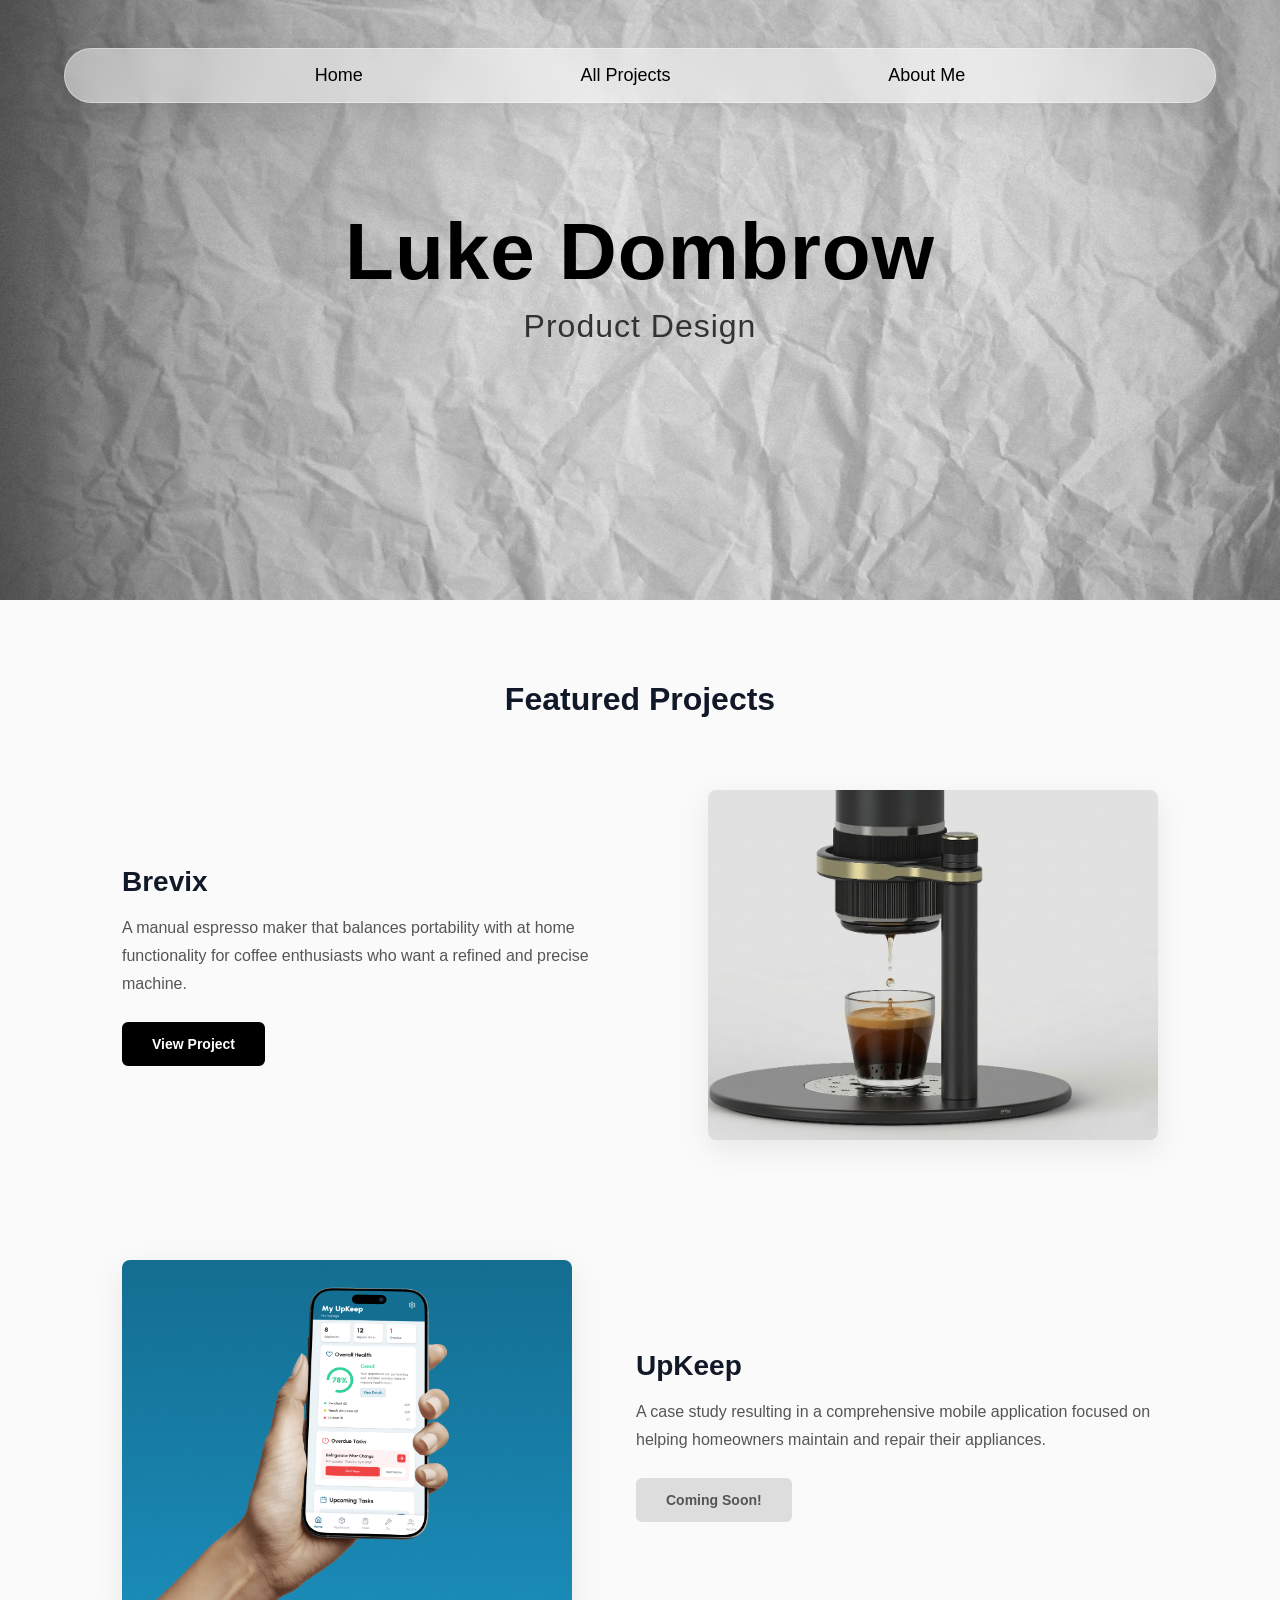
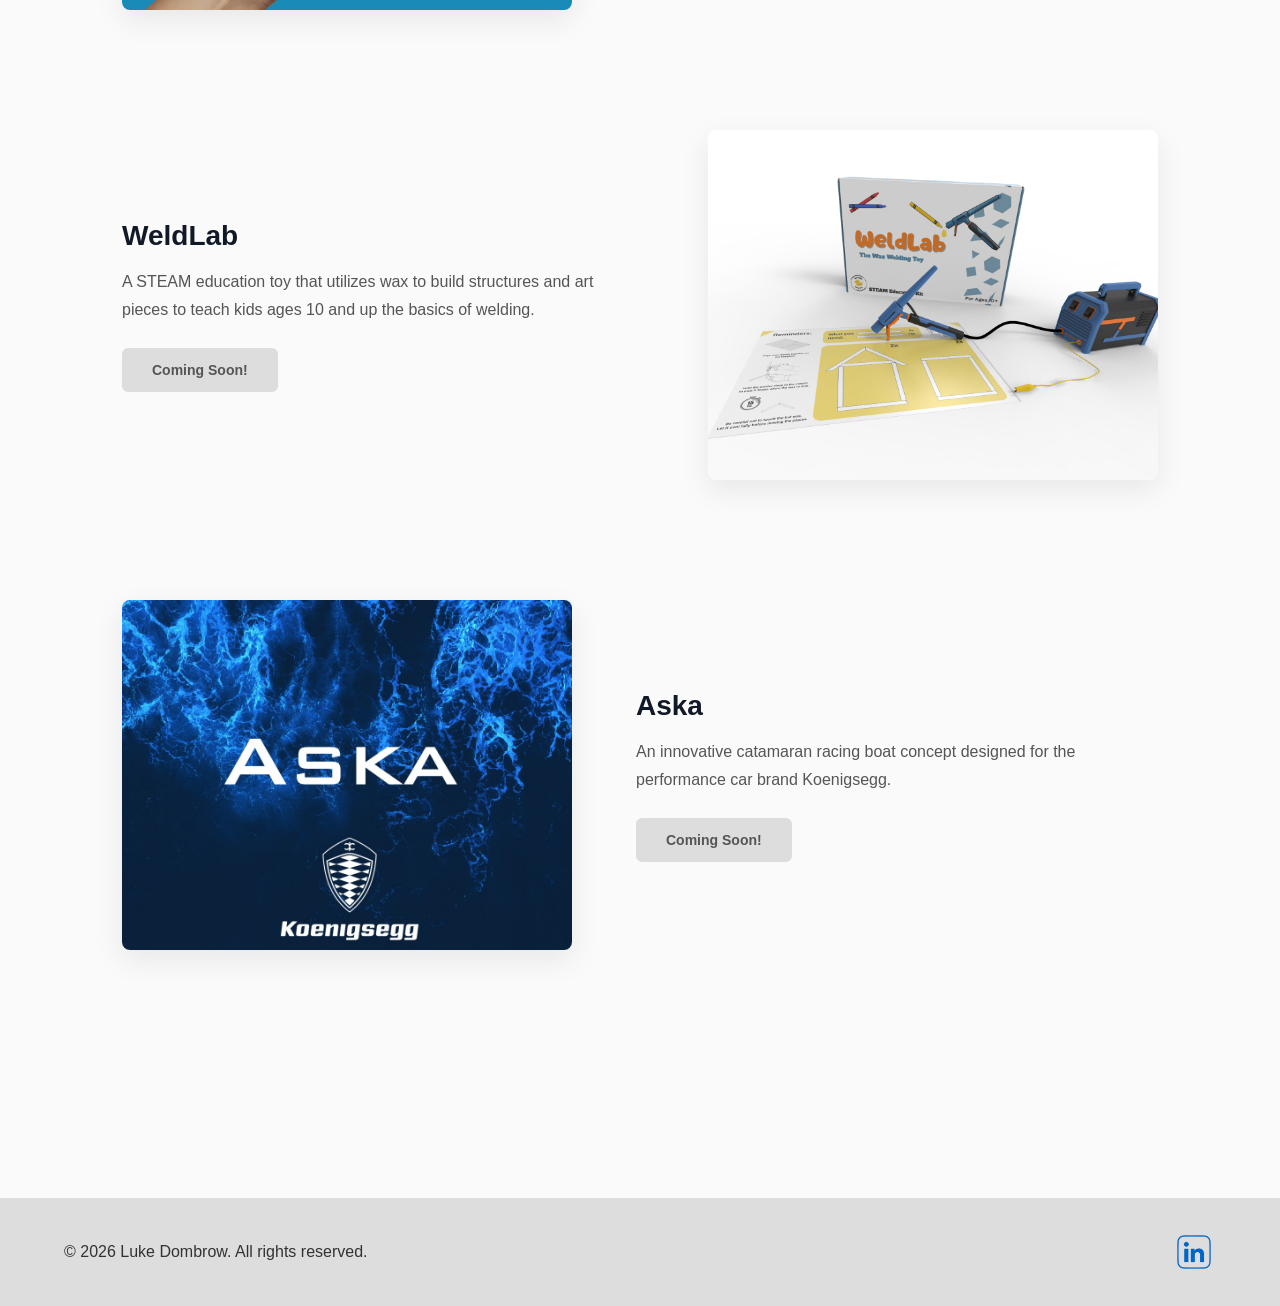
<file: index.html>
<!DOCTYPE html>
<html lang="en">
<head>
    <meta charset="UTF-8">
    <meta name="viewport" content="width=device-width, initial-scale=1.0">
    <title>Luke Dombrow - Product Design</title>
    <link rel="stylesheet" href="css/normalize.css">
    <link rel="stylesheet" href="css/main.css">
</head>

<body>
    <header>
        <nav>
            <ul>
                <li><a href="index.html">Home</a></li>
                <li><a href="all-projects.html">All Projects</a></li>
                <li><a href="about-me.html">About Me</a></li>
            </ul>
        </nav>
    </header>

    <section class="home-hero">
        <div class="home-hero-content">
            <h1>Luke Dombrow</h1>
            <p>Product Design</p>
        </div>
    </section>

    <section class="home-featured flex-center">
        <h2>Featured Projects</h2>
    </section>

    <main class="container">
        <article class="home-article">
            <div class="content">
                <h3>Brevix</h3>
                <p>A manual espresso maker that balances portability with at home functionality for coffee enthusiasts who want a refined and precise machine.</p>
                <a href="brevix.html" class="btn">View Project</a>
            </div>
            <div class="image radius-md">
                <img src="images/coffee-cover.jpg" alt="Brevix Project Image">
            </div>
        </article>

        <article class="home-article">
            <div class="content">
                <h3>UpKeep</h3>
                <p>A case study resulting in a comprehensive mobile application focused on helping homeowners maintain and repair their appliances.</p>
                <div class="btn disabled">Coming Soon!</div>
            </div>
            <div class="image radius-md">
                <img src="images/upkeep-cover.jpg" alt="UpKeep Project Image">
            </div>
        </article>

        <article class="home-article">
            <div class="content">
                <h3>WeldLab</h3>
                <p>A STEAM education toy that utilizes wax to build structures and art pieces to teach kids ages 10 and up the basics of welding.</p>
                <div class="btn disabled">Coming Soon!</div>
            </div>
            <div class="image radius-md">
                <img src="images/weldlab-cover.jpg" alt="WeldLab Project Image">
            </div>
        </article>

        <article class="home-article">
            <div class="content">
                <h3>Aska</h3>
                <p>An innovative catamaran racing boat concept designed for the performance car brand Koenigsegg.</p>
                <div class="btn disabled">Coming Soon!</div>
            </div>
            <div class="image radius-md">
                <img src="images/aska-cover.jpeg" alt="Aska Project Image">
            </div>
        </article>
    </main>

    <footer class="bg-gray">
        <p>&copy; 2026 Luke Dombrow. All rights reserved.</p>
        
        <a href="https://www.linkedin.com/in/luke-dombrow-2551982a0" target="_blank" class="social-icon" aria-label="LinkedIn">
            <img src="images/linkedin-logo.png" alt="LinkedIn Logo">
        </a>
    </footer>
</body>
</html>
</file>
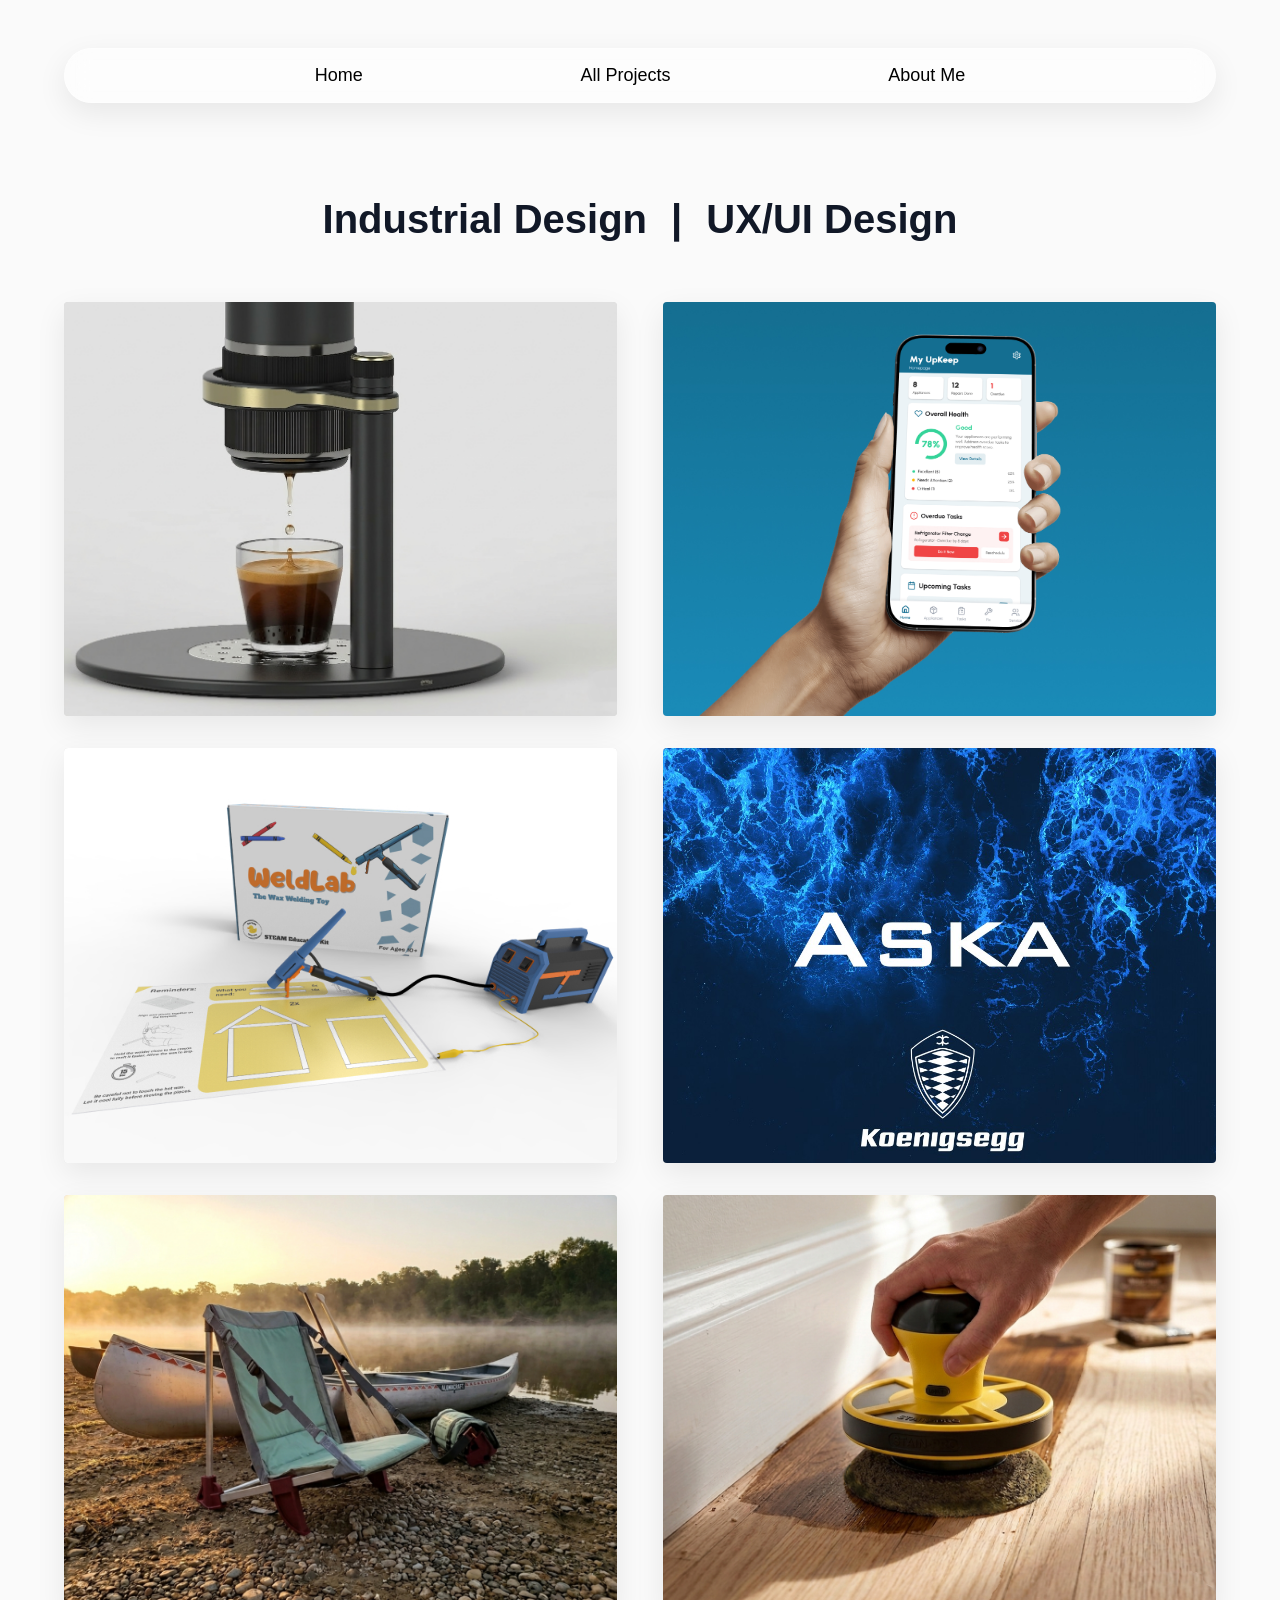
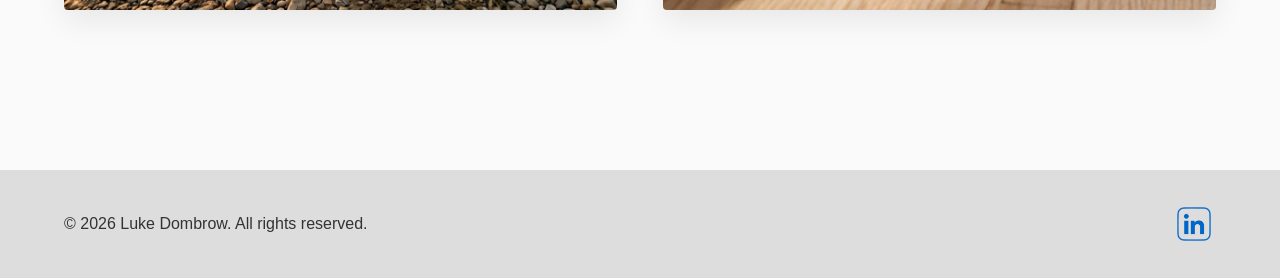
<file: all-projects.html>
<!DOCTYPE html>
<html lang="en">
<head>
    <meta charset="UTF-8">
    <meta name="viewport" content="width=device-width, initial-scale=1.0">
    <title>Luke Dombrow - Product Design</title>
    <link rel="stylesheet" href="css/normalize.css">
    <link rel="stylesheet" href="css/main.css">
</head>

<body>
    <header>
        <nav>
            <ul>
                <li><a href="index.html">Home</a></li>
                <li><a href="all-projects.html">All Projects</a></li>
                <li><a href="about-me.html">About Me</a></li>
            </ul>
        </nav>
    </header>

    <main class="container-wide">
        <section class="project-filter flex-center" style="gap: 24px; margin-bottom: 24px;">
            <h1>Industrial Design</h1>
            <h1>|</h1>
            <h1>UX/UI Design</h1>
        </section>

        <section class="projects-grid">
            <article class="project-card">
                <a href="brevix.html" class="card-link">
                    <div class="project-thumbnail radius-sm bg-gray">
                        <img src="images/coffee-cover.jpg" alt="Brevix Project Image">
                        <div class="project-overlay flex-center">
                            <h2>Brevix</h2>
                            <p class="project-tag tag-industrial">Industrial Design</p>
                        </div>
                    </div>
                </a>
            </article>

            <article class="project-card">
                <div class="card-link coming-soon-card">
                    <div class="project-thumbnail radius-sm bg-gray">
                        <img src="images/upkeep-cover.jpg" alt="UpKeep Project Image">
                        <div class="project-overlay flex-center">
                            <h2>UpKeep</h2>
                            <h4>(Coming Soon!)</h4>
                            <p class="project-tag tag-ux">UX/UI Design</p>
                        </div>
                    </div>
                </div>
            </article>            
            
            <article class="project-card">
                <div class="card-link coming-soon-card">
                    <div class="project-thumbnail radius-sm bg-gray">
                        <img src="images/weldlab-cover.jpg" alt="WeldLab Project Image">
                        <div class="project-overlay flex-center">
                            <h2>WeldLab</h2>
                            <h4>(Coming Soon!)</h4>
                            <p class="project-tag tag-industrial">Industrial Design</p>
                        </div>
                    </div>
                </div>
            </article>            
            
            <article class="project-card">
                <div class="card-link coming-soon-card">
                    <div class="project-thumbnail radius-sm bg-gray">
                        <img src="images/aska-cover.jpeg" alt="Aska Project Image">
                        <div class="project-overlay flex-center">
                            <h2>Aska</h2>
                            <h4>(Coming Soon!)</h4>
                            <p class="project-tag tag-industrial">Industrial Design</p>
                        </div>
                    </div>
                </div>
            </article>            
            
            <article class="project-card">
                <div class="card-link coming-soon-card">
                    <div class="project-thumbnail radius-sm bg-gray">
                        <img src="images/nexus-cover.jpg" alt="Nexus Project Image">
                        <div class="project-overlay flex-center">
                            <h2>Nexus</h2>
                            <h4>(Coming Soon!)</h4>
                            <p class="project-tag tag-industrial">Industrial Design</p>
                        </div>
                    </div>
                </div>
            </article>            
            
            <article class="project-card">
                <div class="card-link coming-soon-card">
                    <div class="project-thumbnail radius-sm bg-gray">
                        <img src="images/swift-stain-cover.jpg" alt="Swift Stain Project Image">
                        <div class="project-overlay flex-center">
                            <h2>Swift Stain</h2>
                            <h4>(Coming Soon!)</h4>
                            <p class="project-tag tag-industrial">Industrial Design</p>
                        </div>
                    </div>
                </div>
            </article>            
        </section>
    </main>

    <footer class="bg-gray">
        <p>&copy; 2026 Luke Dombrow. All rights reserved.</p>
        
        <a href="https://www.linkedin.com/in/luke-dombrow-2551982a0" target="_blank" class="social-icon" aria-label="LinkedIn">
            <img src="images/linkedin-logo.png" alt="LinkedIn Logo">
        </a>
    </footer>
</body>
</html>
</file>
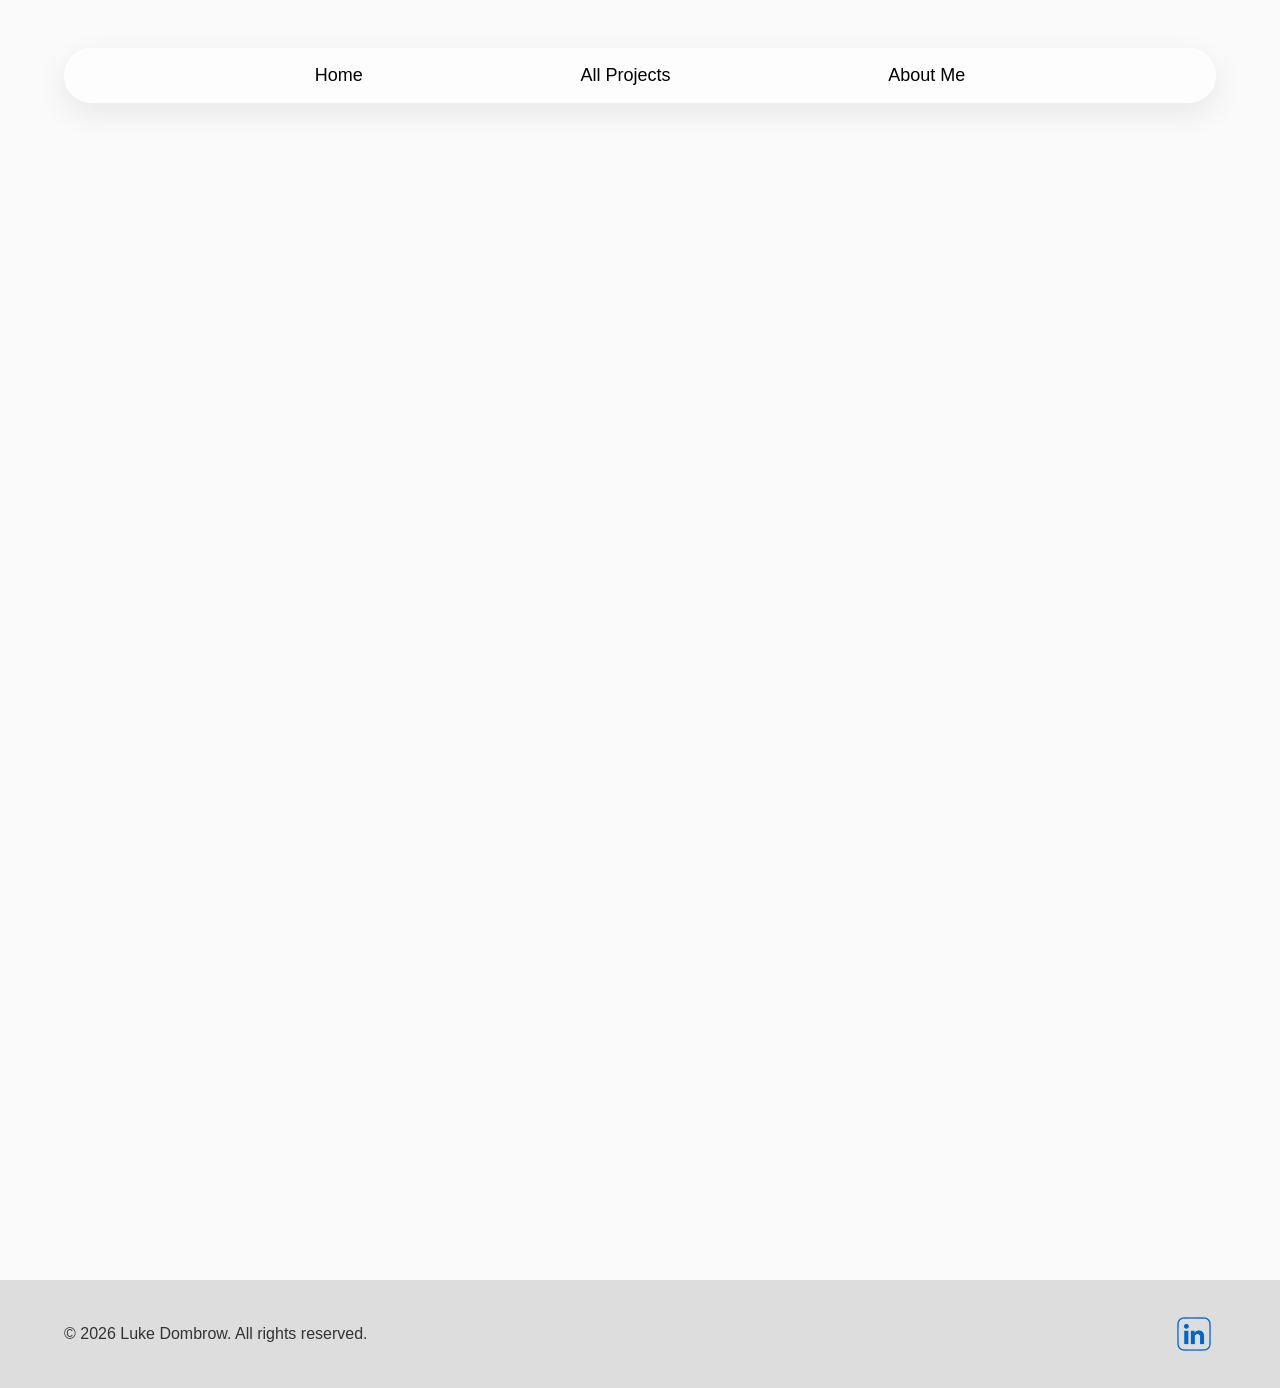
<file: brevix.html>
<!DOCTYPE html>
<html lang="en">
<head>
    <meta charset="UTF-8">
    <meta name="viewport" content="width=device-width, initial-scale=1.0">
    <title>Luke Dombrow - Product Design</title>
    <link rel="stylesheet" href="css/normalize.css">
    <link rel="stylesheet" href="css/main.css">
</head>

<body>
    <header>
        <nav>
            <ul>
                <li><a href="index.html">Home</a></li>
                <li><a href="all-projects.html">All Projects</a></li>
                <li><a href="about-me.html">About Me</a></li>
            </ul>
        </nav>
    </header>

    <main class="brevix-main">
    </main>

    <footer class="bg-gray">
        <p>&copy; 2026 Luke Dombrow. All rights reserved.</p>
        
        <a href="https://www.linkedin.com/in/luke-dombrow-2551982a0" target="_blank" class="social-icon" aria-label="LinkedIn">
            <img src="images/linkedin-logo.png" alt="LinkedIn Logo">
        </a>
    </footer>
</body>
</file>
<file: css/main.css>
/*
Like the drawing animation, Draws you into the world and keeps the attention
Changing faces from content to upset when reacting
Great descriptions of the environments. How the city was described. Described how the environments played on her senses.









/* =========================================
   1. STYLE GUIDE (CSS VARIABLES)
   ========================================= */
:root {
    /* Colors */
    --black: #000000;
    --white: #ffffff;
    --bg-color: #FAFAFA;
    --gray-light: #dddddd;
    --text-heading: #111827;
    --text-body: #333333;
    --text-muted: #555555;

    /* Typography */
    --font-system: -apple-system, BlinkMacSystemFont, "Segoe UI", Roboto, Helvetica, Arial, sans-serif;
    --font-heading: "Segoe UI", Tahoma, Geneva, Verdana, sans-serif;

    /* Layout Constraints */
    --max-width-default: 1100px;
    --max-width-wide: 1440px;
}

/* =========================================
   2. GLOBAL STYLES & TYPOGRAPHY
   ========================================= */
* {
    margin: 0;
    padding: 0;
    box-sizing: border-box;
}

body {
    font-family: var(--font-system);
    color: var(--black);
    font-size: 16px;
    background-color: var(--bg-color);
}

h1, h2, h3, h4, h5, h6 {
    font-family: var(--font-heading);
    color: var(--text-heading);
    line-height: 1.2;
}

h1 { font-size: 2.5rem; font-weight: 700; }
h2 { font-size: 2rem; font-weight: 600; }
h3 { font-size: 1.75rem; font-weight: 600; }
h4 { font-size: 1.5rem; font-weight: 500; }

p {
    font-size: 1rem;
    font-weight: 400;
    color: var(--text-body);
    line-height: 1.75rem;
}

a {
    color: var(--black);
    text-decoration: none;
}

img {
    max-width: 100%;
    display: block;
}

/* =========================================
   3. REUSABLE UTILITY CLASSES
   ========================================= */
/* Layouts */
.container {
    max-width: var(--max-width-default);
    margin: 0 auto;
    padding: 48px 32px;
}

.container-wide {
    max-width: var(--max-width-wide);
    margin: 0 auto;
    margin-top: 120px;
    padding: 48px 5%;
}

.flex-center {
    display: flex;
    justify-content: center;
    align-items: center;
}

.flex-col {
    display: flex;
    flex-direction: column;
}

/* Colors & Shapes */
.bg-gray { background-color: var(--gray-light); }
.bg-black { background-color: var(--black); }
.radius-sm { border-radius: 4px; }
.radius-md { border-radius: 8px; }

/* Placeholder Lines */
.placeholder-line { height: 16px; background-color: var(--black); width: 60%; }
.placeholder-line.short { width: 40%; }

/* =========================================
   4. COMPONENTS (Header, Footer, Buttons)
   ========================================= */
header {
    position: fixed;
    top: 24px;
    left: 50%;
    transform: translateX(-50%);
    z-index: 1000; 
    
    /* Container Sizing */
    width: 90%;
    max-width: 1504px;
    margin: 24px auto; 
    padding: 16px 32px;
    border-radius: 999px; 
    
    /* Frosted Glass Effect */
    background-color: rgba(255, 255, 255, 0.5); 
    backdrop-filter: blur(12px); 
    box-shadow: 0 10px 30px rgba(0, 0, 0, 0.08); 
    border: 1px solid rgba(255, 255, 255, 0.4); 
    
    /* Centers the nav element */
    display: flex;
    justify-content: center; 
    align-items: center;
}

header nav {
    width: 100%; /* Tells the nav block to fill the pill */
}

header nav ul {
    list-style: none;
    display: flex;
    justify-content: space-evenly; /* Magically spaces out the links dynamically based on the width */
    align-items: center;
    width: 100%; /* Fills the space so space-evenly has room to work */
    margin: 0;
    padding: 0;
}
header nav a {
    font-size: 18px;
    font-weight: 500;
    position: relative;
    transition: color 0.3s ease;
}

header nav a:hover { color: var(--text-muted); }

header nav a::after {
    content: "";
    position: absolute;
    bottom: -4px;
    left: 0;
    width: 0;
    height: 2px;
    background-color: var(--black);
    transition: width 0.3s ease;
}

header nav a:hover::after { width: 100%; }

footer {
    display: flex;
    flex-direction: row; 
    justify-content: space-between; 
    align-items: center; 
    padding: 32px 5%; 
    margin-top: 80px;
    width: 100%;
}

.social-icon {
    display: inline-flex;
}

/* Styles specifically for the PNG image */
.social-icon img {
    width: 44px; /* Adjust this if the logo looks too big or small */
    height: 44px;
    object-fit: contain;
    transition: transform 0.3s ease, opacity 0.3s ease;
}

/* Hover effect for the PNG */
.social-icon:hover img {
    transform: translateY(-2px); /* Slight lift effect */
    opacity: 0.6; /* Fades the logo slightly when hovered */
}
.btn {
    display: inline-block;
    background-color: var(--black);
    color: var(--white);
    padding: 12px 28px;
    border-radius: 6px;
    font-size: 14px;
    font-weight: 600;
    transition: all 0.3s ease;
    border: 2px solid var(--black);
}

.btn:hover {
    background-color: var(--white);
    color: var(--black);
}

.btn.disabled {
    background-color: var(--gray-light);
    color: var(--text-muted);
    border-color: var(--gray-light);
    cursor: default; /* Removes the clicking hand cursor */
}

.btn.disabled:hover {
    /* Forces it to stay the same on hover */
    background-color: var(--gray-light);
    color: var(--text-muted); 
}

/* =========================================
   5. PAGE-SPECIFIC STYLES
   ========================================= */

/* --- Home Page --- */
.home-hero {
    width: 100%;
    height: 600px;
    position: relative;
    background-color: var(--text-muted);
    background-image: url('../images/home-hero.jpg');
    background-size: cover;
    filter: grayscale();
    background-position: center;
    overflow: hidden;
    justify-content: center;
    /* display: flex; */
}

.home-hero-content {
    margin-top: 150px;
    min-width: 300px;
    text-align: center;
    display: flex;
    flex-direction: column;
    align-items: center;
}

.home-hero-content h1 {
    color: var(--black);
    font-size: 80px;
    font-weight: 700;
    letter-spacing: 1px;
    margin-bottom: 12px;

}

.home-hero-content p {
    color: var(--text-body);
    font-size: 32px;
    font-weight: 400;
    letter-spacing: 1px;
}

.home-featured {
    margin: 80px 0 24px;
}

.home-article {
    display: flex;
    align-items: center;
    gap: 64px;
    margin-bottom: 120px;
}

.home-article:nth-child(even) { flex-direction: row-reverse; }

.home-article .content { flex: 1; }
.home-article .content h3 { margin-bottom: 16px; }
.home-article .content p { color: var(--text-muted); margin-bottom: 24px; }

.home-article .image {
    width: 450px;
    height: 350px;
    overflow: hidden;
    box-shadow: 0 10px 30px rgba(0, 0, 0, 0.08);
}

.home-article .image img {
    width: 100%;
    height: 100%;
    object-fit: cover;
}

/* --- All Projects Page --- */
.projects-grid {
    display: flex;
    flex-wrap: wrap;
    gap: 4%; 
    width: 100%;
    margin-top: 32px; 
}

.project-card {
    flex: 0 0 48%; 
    max-width: 48%; 
    margin-bottom: 32px;
}

.project-thumbnail {
    position: relative;
    overflow: hidden;
    aspect-ratio: 4 / 3;
    box-shadow: 0 10px 30px rgba(0, 0, 0, 0.08);
}

.project-thumbnail img {
    width: 100%;
    height: 100%;
    object-fit: cover;
    transition: transform 0.4s ease;
}

/* Update your existing project-overlay rule */
.project-overlay {
    position: absolute;
    inset: 0; 
    background-color: rgba(255, 255, 255, 0.85); 
    display: flex;
    flex-direction: column; /* Stacks the text vertically */
    justify-content: center; /* Centers the stacked text vertically */
    align-items: center; /* Centers the stacked text horizontally */
    gap: 8px; /* Adds a little breathing room between the h2 and h4 */
    opacity: 0;
    transition: opacity 0.3s ease;
}

/* Animations for hover */
.project-thumbnail:hover .project-overlay { opacity: 1; }
.project-thumbnail:hover .project-overlay h2 { transform: translateY(0); }
.project-thumbnail:hover .project-overlay h4 { opacity: 1; }

/* =========================================
   PROJECT TAGS (BOTTOM OF OVERLAY)
   ========================================= */
.project-tag {
    position: absolute;
    bottom: 24px; /* Pins the tag to the bottom of the overlay */
    background-color: transparent;
    border-radius: 99px; /* Gives it the pill/rounded button look */
    padding: 4px 16px;
    margin: 0; /* Overrides default <p> margins */
    font-size: 14px; /* Slightly smaller to look like a badge */
    font-weight: 500;
}

/* Red tag for Industrial Design */
.tag-industrial {
    border: 2px solid #ef4444; /* Red stroke */
    color: #ef4444; /* Matches text to stroke */
}

/* Blue tag for UX/UI Design */
.tag-ux {
    border: 2px solid #3b82f6; /* Blue stroke */
    color: #3b82f6; /* Matches text to stroke */
}

/* =========================================
   ABOUT ME PAGE STYLES
   ========================================= */

.about-hero {
    width: 100%;
    height: 600px;
    display: block;
    position: relative;
    background-color: var(--text-muted);
    background-image: url('../images/about-hero1.png');
    background-size: cover;
    background-position: center;
    overflow: hidden;
    z-index: 1; /* Ensures the hero is behind the intro card */
}

.about-text {
    position: absolute;
    top: 50%;
    left: 5%;
    z-index: 10; /* Forces the text box to sit above the image layer */
}

.about-text h1 {
    font-size: 48px;
    font-weight: 700;
    color: var(--white);
}

/* Two-column layout below the hero */
.about-layout {
    display: flex;
    flex-direction: row;
    gap: 80px;
    align-items: flex-start;
    margin-top: 80px; /* Gives space for the overlapping intro card */
    padding-bottom: 80px;
}

.about-image-container {
    display: block;
    max-width: 400px;
    aspect-ratio: 3 / 4;
    border-radius: 8px;
    overflow: hidden;
}

.about-image-container img {
    width: 100%;
    height: 100%;
    object-fit: cover;
    filter: grayscale(100%) brightness(90%);
}

.about-text-container {
    flex: 1; /* Makes the text column slightly wider than the image column */
    display: flex;
    justify-content: center;
    flex-direction: column;
    gap: 24px;
}

.about-text-container h2 {
    font-size: 2rem;
    margin-bottom: 8px;
}

/* =========================================
   SIMPLE CONTACT SECTION (Centered)
   ========================================= */
.contact {
    margin-top: 32px;
    padding: 0 32px;
    text-align: center;
}

.contact-header {
    margin-bottom: 48px;
    gap: 8px;
}

.contact-header h2 {
    font-size: 2.5rem; /* Large, modern heading */
    margin: 0;
}

.contact-header p {
    color: var(--text-muted);
    font-size: 1.1rem;
    margin: 0;
}

/* Restricts the width of the form so it feels minimal, like the reference */
.contact-form-container {
    max-width: 600px; 
    margin: 0 auto; 
    text-align: left; /* Input labels align left */
}

.contact-form {
    gap: 24px;
    width: 100%;
}

.form-group {
    width: 100%;
}

.form-group input,
.form-group textarea {
    width: 100%;
    padding: 14px 16px;
    border: 1px solid var(--gray-light);
    border-radius: 4px; /* Slight radius seen in reference */
    background-color: var(--white);
    transition: border-color 0.3s ease;
}

/* Special button styling to make it full width */
button.btn.full-width {
    width: 100%;
    display: block;
    border: none;
    cursor: pointer;
    margin-top: 12px;
    font-family: inherit; /* Ensure font matches */
    font-size: 16px;
    background-color: var(--black);
    color: var(--white);
    border-radius: 4px;
    font-weight: 500;
}

button.btn.full-width:hover {
    background-color: #333333; /* Dark gray hover */
}

.brevix-main {
    min-height: 1200px;
}
</file>
